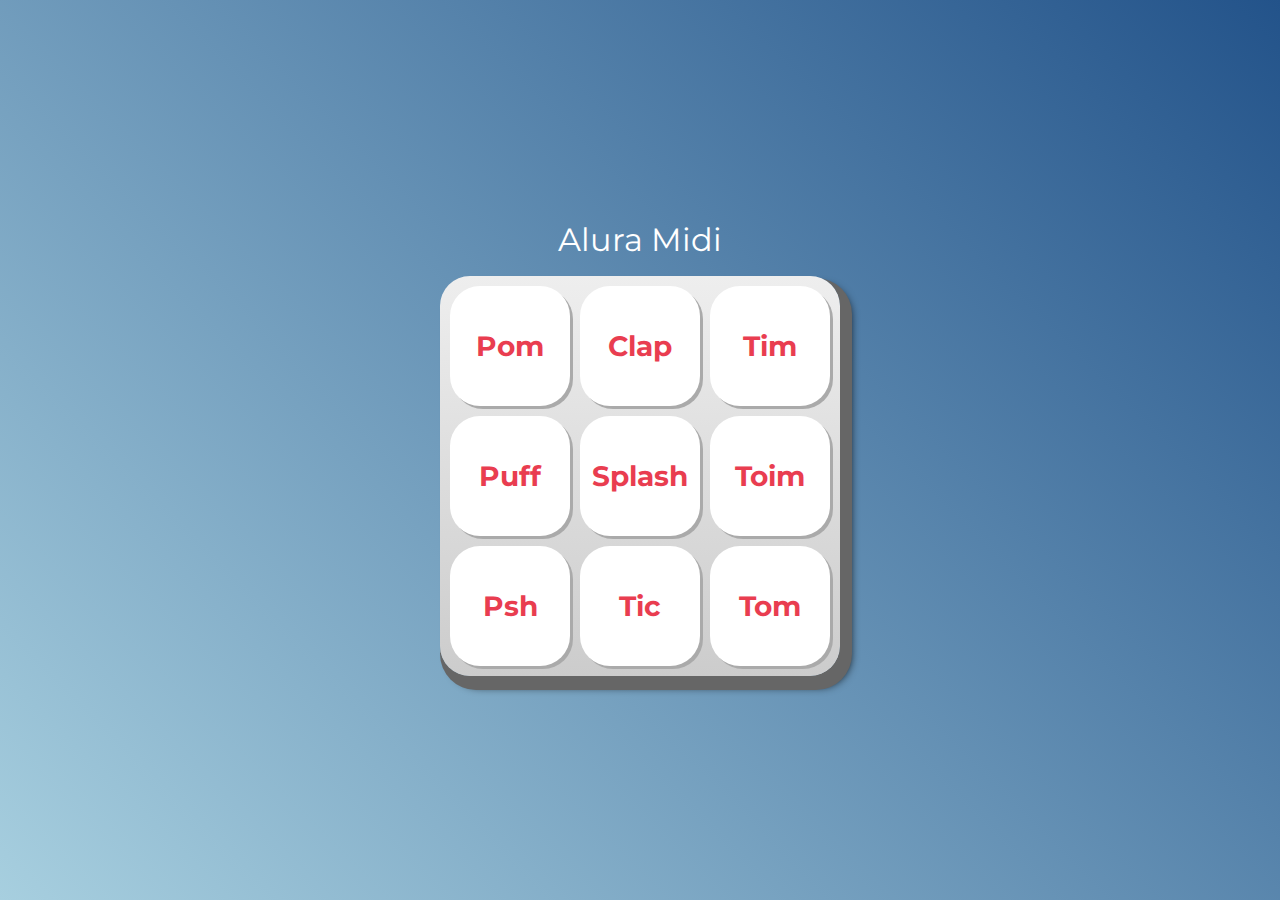
<file: aluramidi/index.html>
<!DOCTYPE html>
<html lang="pt-BR">
<head>
    <meta charset="UTF-8">
    <meta http-equiv="X-UA-Compatible" content="IE=edge">
    <meta name="viewport" content="width=device-width, initial-scale=1.0">

    <title>Alura MIDI</title>

    <link rel="preconnect" href="https://fonts.googleapis.com">
    <link rel="preconnect" href="https://fonts.gstatic.com" crossorigin>
    <link href="https://fonts.googleapis.com/css2?family=Montserrat:wght@500;600&display=swap" rel="stylesheet">

    <link rel="icon" type="image/png" href="images/bateria.png">
    <link rel="stylesheet" href="css/reset.css">
    <link rel="stylesheet" href="css/estilos.css">
    
    
</head>
<body>

    <h1>Alura Midi</h1>

    <section class="teclado">
        <button class="tecla tecla_pom">Pom</button>
        <button class="tecla tecla_clap">Clap</button>
        <button class="tecla tecla_tim">Tim</button>

        <button class="tecla tecla_puff">Puff</button>
        <button class="tecla tecla_splash">Splash</button>
        <button class="tecla tecla_toim">Toim</button>

        <button class="tecla tecla_psh">Psh</button>
        <button class="tecla tecla_tic">Tic</button>
        <button class="tecla tecla_tom">Tom</button>
    </section>

    <audio src="sounds/keyq.wav" id="som_tecla_pom"></audio>
    <audio src="sounds/keyw.wav" id="som_tecla_clap"></audio>
    <audio src="sounds/keye.wav" id="som_tecla_tim"></audio>
    <audio src="sounds/keya.wav" id="som_tecla_puff"></audio>
    <audio src="sounds/keys.wav" id="som_tecla_splash"></audio>
    <audio src="sounds/keyd.wav" id="som_tecla_toim"></audio>
    <audio src="sounds/keyz.wav" id="som_tecla_psh"></audio>
    <audio src="sounds/keyx.wav" id="som_tecla_tic"></audio>
    <audio src="sounds/keyc.wav" id="som_tecla_tom"></audio>

    <script src="main.js"></script>

</body>
</html>
</file>
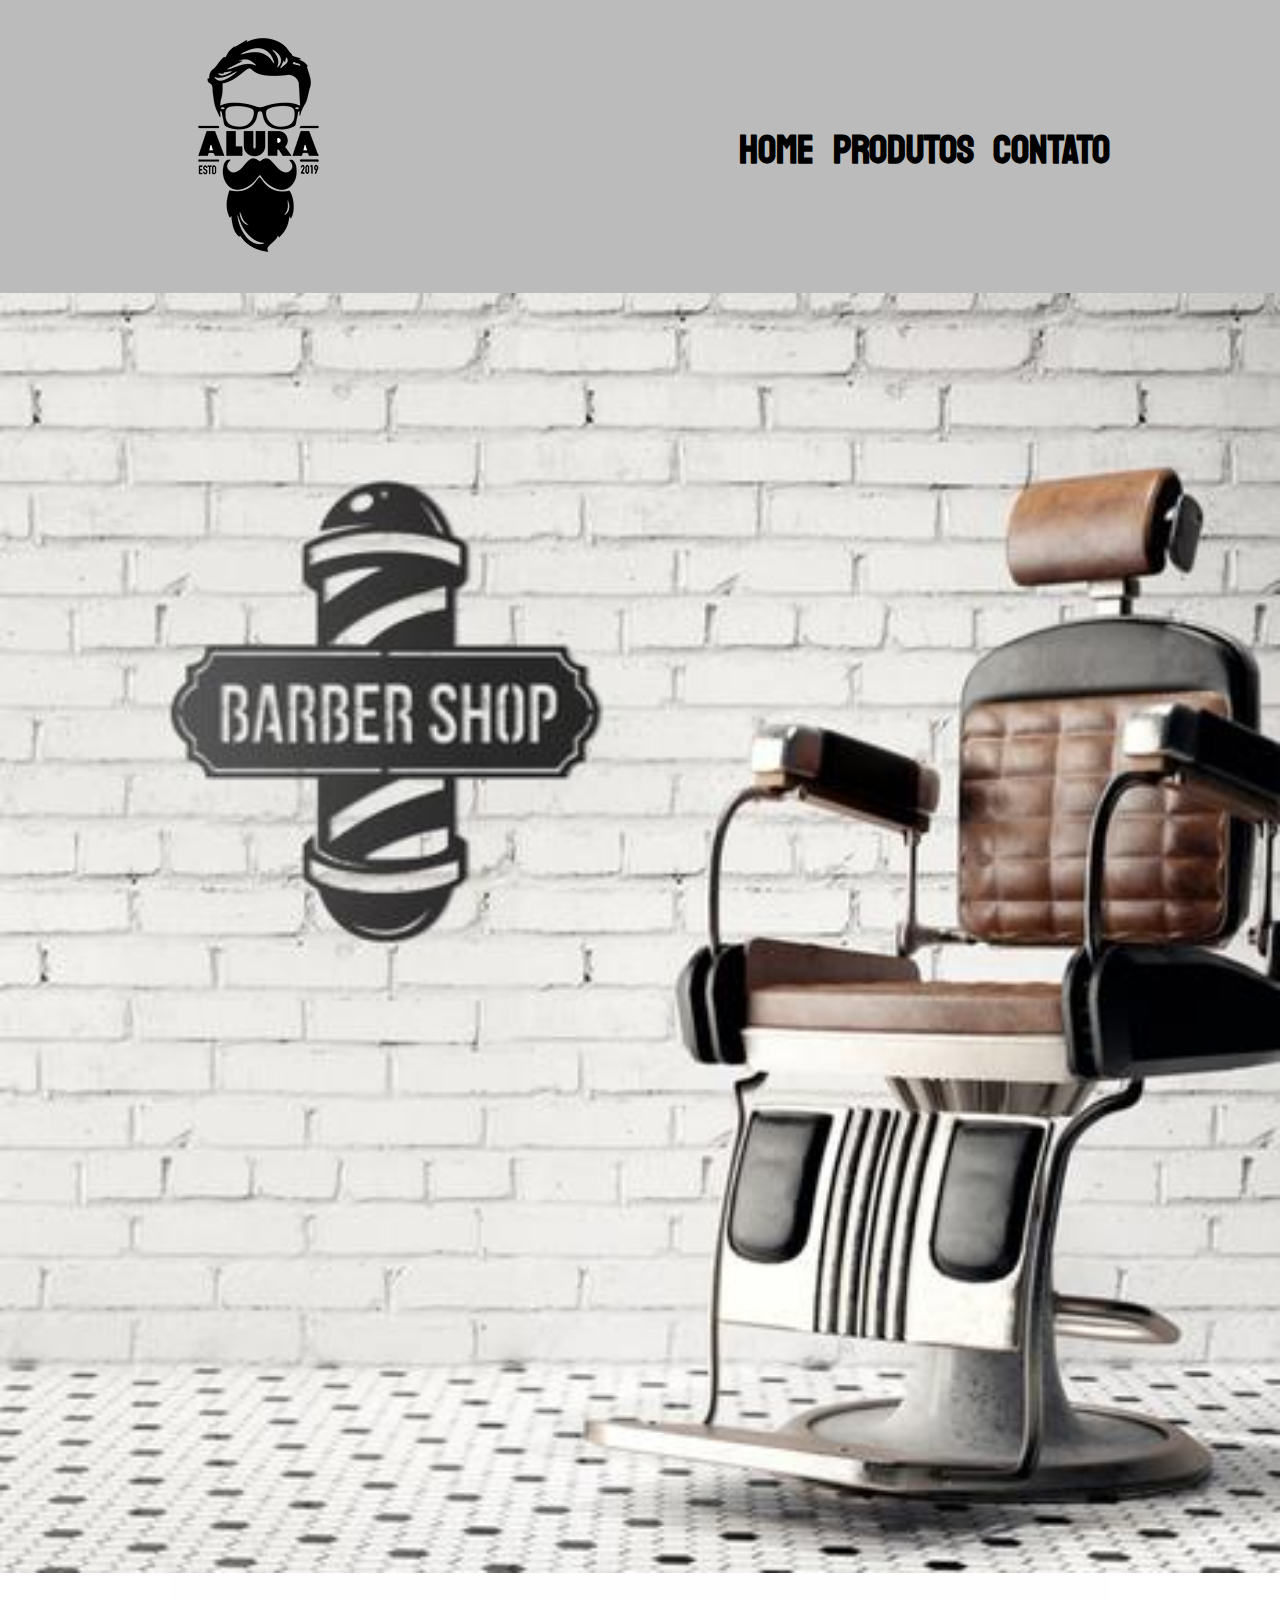
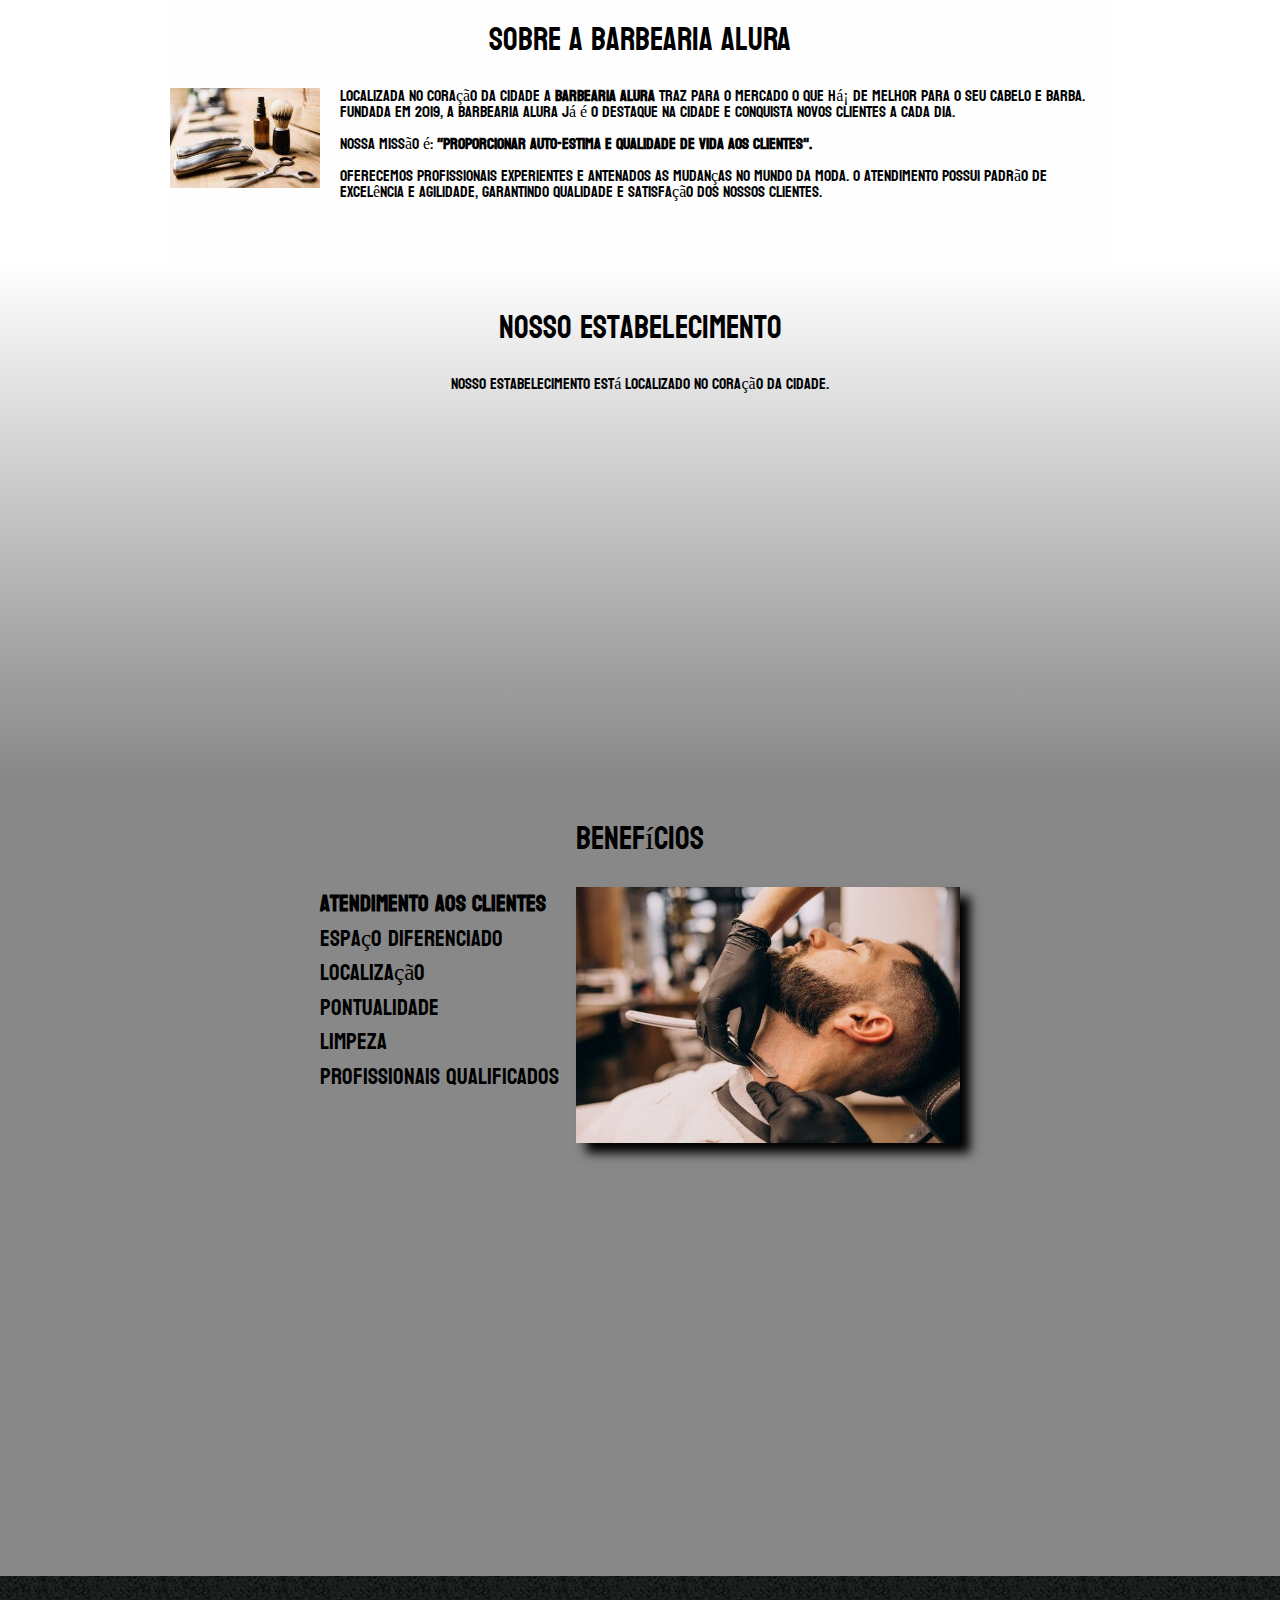
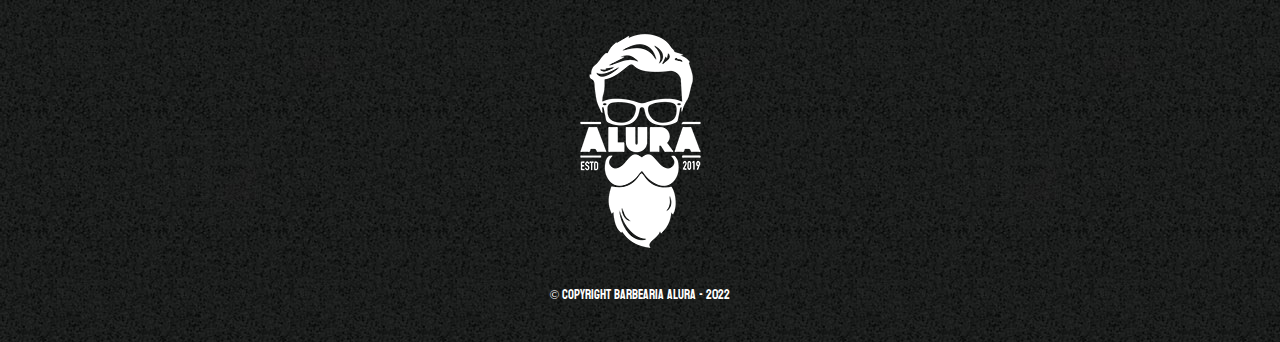
<file: HTML5 e CSS3/index.html>
<!DOCTYPE html>
<html lang="pt-br">
    <head>
        <meta charset="UTF-8">
        <meta name="viewport" content="width=device-width">
        <title>Barbearia Alura</title>
        <link rel="stylesheet" href="reset.css">
        <link rel="stylesheet" href="style.css">
        <link rel="preconnect" href="https://fonts.googleapis.com">
        <link rel="preconnect" href="https://fonts.gstatic.com" crossorigin>
        <link href="https://fonts.googleapis.com/css2?family=Dancing+Script:wght@500;600;700&family=Josefin+Sans:ital,wght@0,100;1,300;1,400&family=Koulen&family=Poppins:wght@100&display=swap" rel="stylesheet">


    </head>
    <body>
        <header>
            <div class="caixa">
                <h1> <img src="logo.png"></h1>
                <nav>
                    <ul>
                        <li><a href="index.html">Home</a></li>
                        <li><a href="produtos.html">Produtos</a></li>
                        <li><a href="contato.html">Contato</a></li>
                    </ul>
                </nav>
            </div>
        </header>
        <img class="banner" src="banner.jpg">

    <main>
        <section class="principal">
            <h2 class="titulo-principal"> Sobre a Barbearia Alura</h2>

            <img class="utensilios" src="materiais.jpg" alt="utensilios de um barbeiro">

            <p>Localizada no coração da cidade a <strong>Barbearia Alura</strong> traz para o mercado o que há¡ de melhor para o seu cabelo e barba.
            Fundada em 2019, a Barbearia Alura já é o destaque na cidade e conquista novos clientes a cada dia.</p>
    
            <p id="missao"><em>Nossa missão é: <strong>"Proporcionar auto-estima e qualidade de vida aos clientes".</strong></em></p>
    
            <p>Oferecemos profissionais experientes e antenados as mudanças no mundo da moda. 
            O atendimento possui padrão de excelência e agilidade, garantindo qualidade e satisfação dos nossos clientes.</p>
        </section>

        <section class="mapa">
            <h3 class="titulo-principal">Nosso Estabelecimento</h3>
            <p>Nosso Estabelecimento está localizado no coração da cidade.</p>
            <div class="mapa-conteudo">
                <iframe src="https://www.google.com/maps/embed?pb=!1m18!1m12!1m3!1d58503.19744076339!2d-46.69824986875001!3d-23.5881948!2m3!1f0!2f0!3f0!3m2!1i1024!2i768!4f13.1!3m3!1m2!1s0x94ce5a2b2ed7f3a1%3A0xab35da2f5ca62674!2sCaelum%20-%20Escola%20de%20Tecnologia!5e0!3m2!1spt-BR!2sbr!4v1652487241675!5m2!1spt-BR!2sbr" width="100%" height="300" style="border:0;" allowfullscreen="" loading="lazy" referrerpolicy="no-referrer-when-downgrade"></iframe>
            </div>
        </section>

        <section class="beneficios">

            <h3 class="titulo-principal">Benefícios</h3>

            <div class="conteudo-beneficios">
                <ul class="lista-beneficios">
                    <li class="itens">Atendimento aos clientes</li>
                    <li class="itens"> Espaço diferenciado</li>
                    <li class="itens"> Localização</li>
                    <li class="itens"> Pontualidade</li>
                    <li class="itens"> Limpeza</li>
                    <li class="itens"> Profissionais Qualificados</li>
                </ul><img src="beneficios.jpg" class="imagem-beneficios">
            
            </div>
                <div class="video">
                <iframe width="560" height="315" src="https://www.youtube.com/embed/wcVVXUV0YUY" title="YouTube video player" frameborder="0" allow="accelerometer; autoplay; clipboard-write; encrypted-media; gyroscope; picture-in-picture" allowfullscreen></iframe></div>

        </section>
    </main>
    <footer>
        <img src="logo-branco.png">
            <p class="copyright">&copy; Copyright Barbearia Alura - 2022</p>
    </footer>

    </body>
</html>
</file>
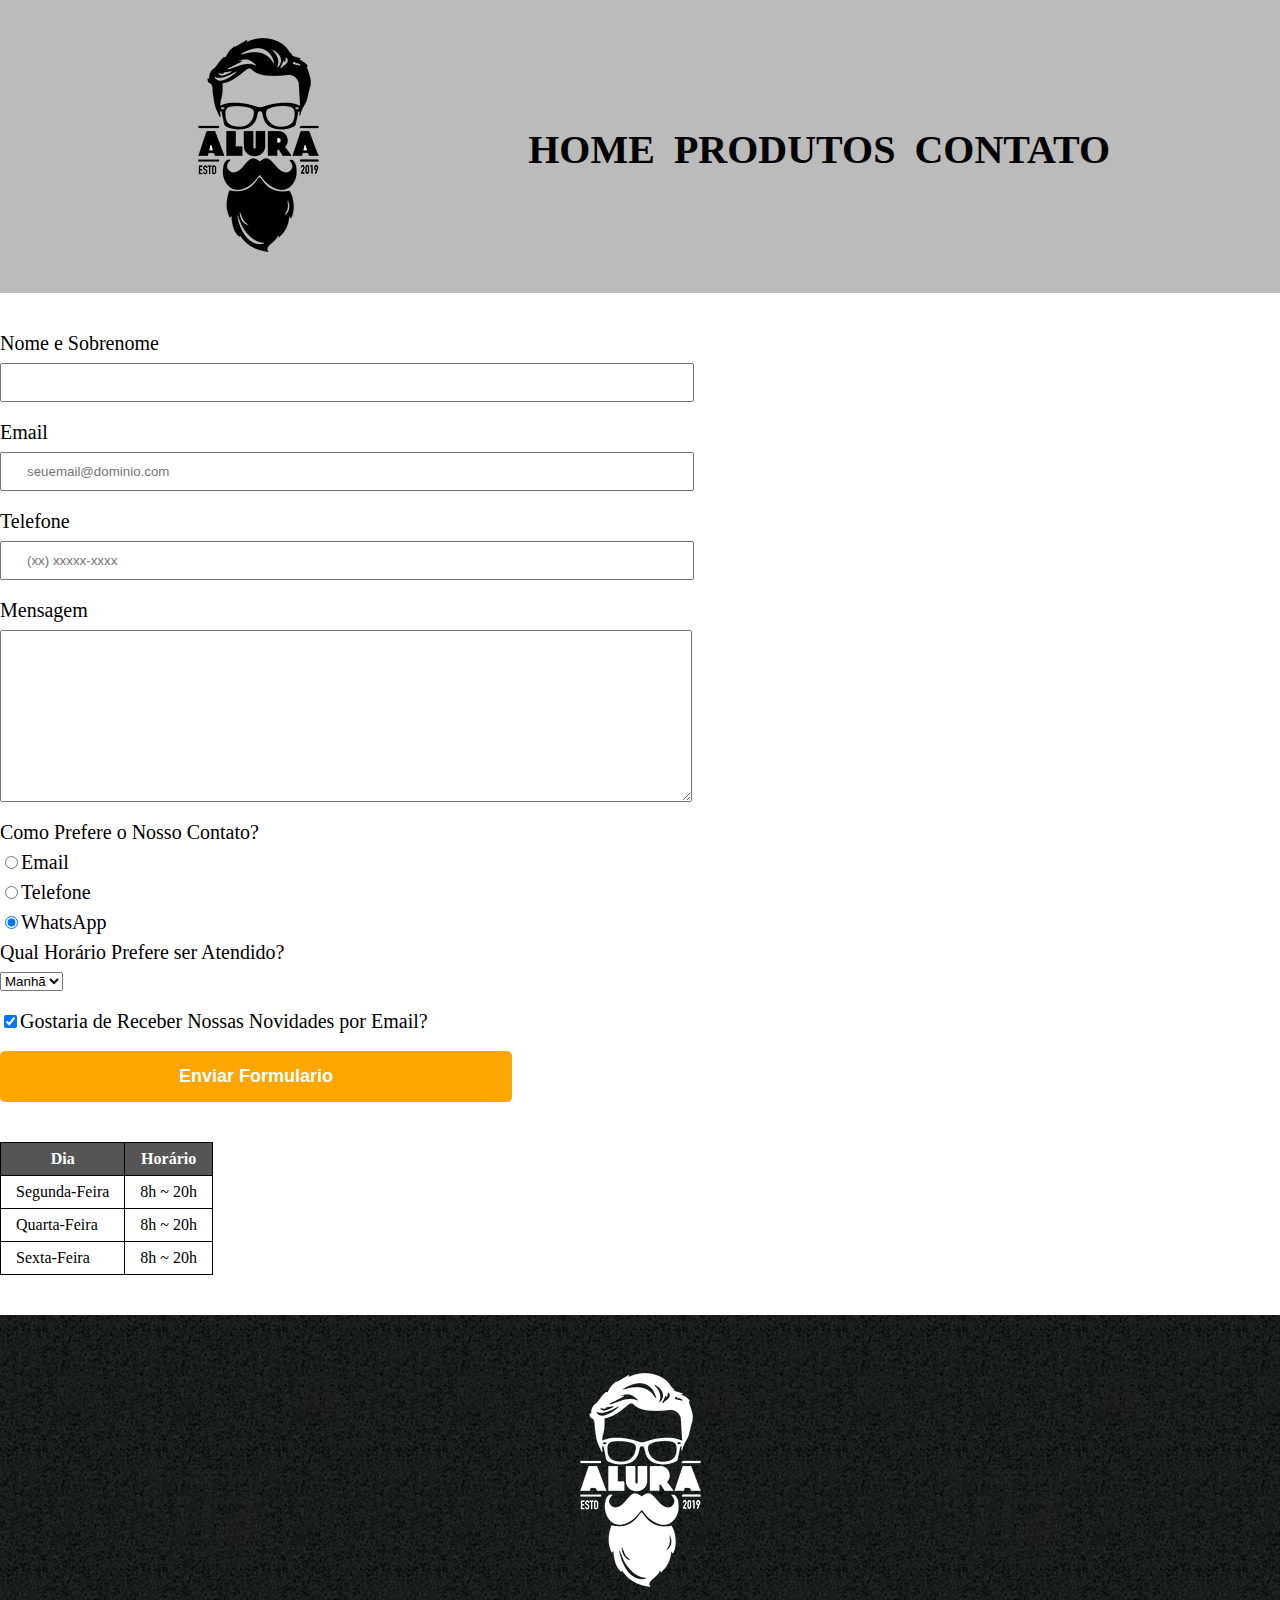
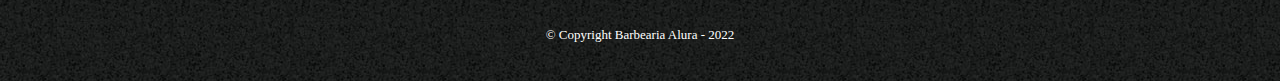
<file: HTML5 e CSS3/contato.html>
<!DOCTYPE html>
<html>
    <head>
        <meta charset="UTF-8">
        <title>Contato - Barbearia Alura</title>

        <link rel="stylesheet" href="reset.css">
        <link rel="stylesheet" href="style.css">

    </head>
    <body>
        <header>
            <div class="caixa">
                <h1> <img src="logo.png" alt="logo da barbearia alura"></h1>
                <nav>
                    <ul>
                        <li><a href="index.html">Home</a></li>
                        <li><a href="produtos.html">Produtos</a></li>
                        <li><a href="contato.html">Contato</a></li>
                    </ul>
                </nav>
            </div>
        </header>

        <main>
            <form>
                <label for="nomesobrenome">Nome e Sobrenome</label>
                <input type="text" id="nomesobrenome" class="input-padrao" required>

                <label for="email">Email</label>
                <input type="email" id="email" class="input-padrao" required placeholder="seuemail@dominio.com">

                <label for="telefone">Telefone</label>
                <input type="tel" id="telefone" class="input-padrao"required placeholder="(xx) xxxxx-xxxx">

                <label for="mensagem">Mensagem</label>
                <textarea cols="70" rows="10" id=""mensagem class="input-padrao" required></textarea>

                <fieldset>
                    <legend>Como Prefere o Nosso Contato?</legend>
                    <label for="radio-email"><input type="radio" name="contato" value="email" id="radio-email">Email</label>
                   
                    <label for="radio-telefone"><input type="radio" name="contato" value="telefone" id="radio-telefone">Telefone</label>
                    
                    <label for="radio-whatsapp"><input type="radio" name="contato" value="whatsapp" id="radio-whatsapp" checked>WhatsApp</label>
                </fieldset>

                <fieldset>
                    <legend>Qual Horário Prefere ser Atendido?</legend>
                    <select>
                        <option>Manhã</option>
                        <option>Tarde</option>
                        <option>Noite</option>
                    </select>
                </fieldset>

                <label class="checkbox"><input type="checkbox" checked>Gostaria de Receber Nossas Novidades por Email?</label>
                
                <input type="submit" value="Enviar Formulario" class="enviar">
                

            </form>

            <table>
                <thead>
                    <tr>
                        <th>Dia</th>
                        <th>Horário</th>
                    </tr>
                </thead>
                <tbody>
                    <tr>
                        <td>Segunda-Feira</td>
                        <td>8h ~ 20h</td>
                    </tr>
                    <tr>
                        <td>Quarta-Feira</td>
                        <td>8h ~ 20h</td>
                    </tr>
                    <tr>
                        <td>Sexta-Feira</td>
                        <td>8h ~ 20h</td>
                    </tr>
            </tbody>  
                
            </table>
        </main>

        <footer>
            <img src="logo-branco.png" alt="logo da barbearia alura">
            <p class="copyright">&copy; Copyright Barbearia Alura - 2022</p>
        </footer>
</html>
</file>
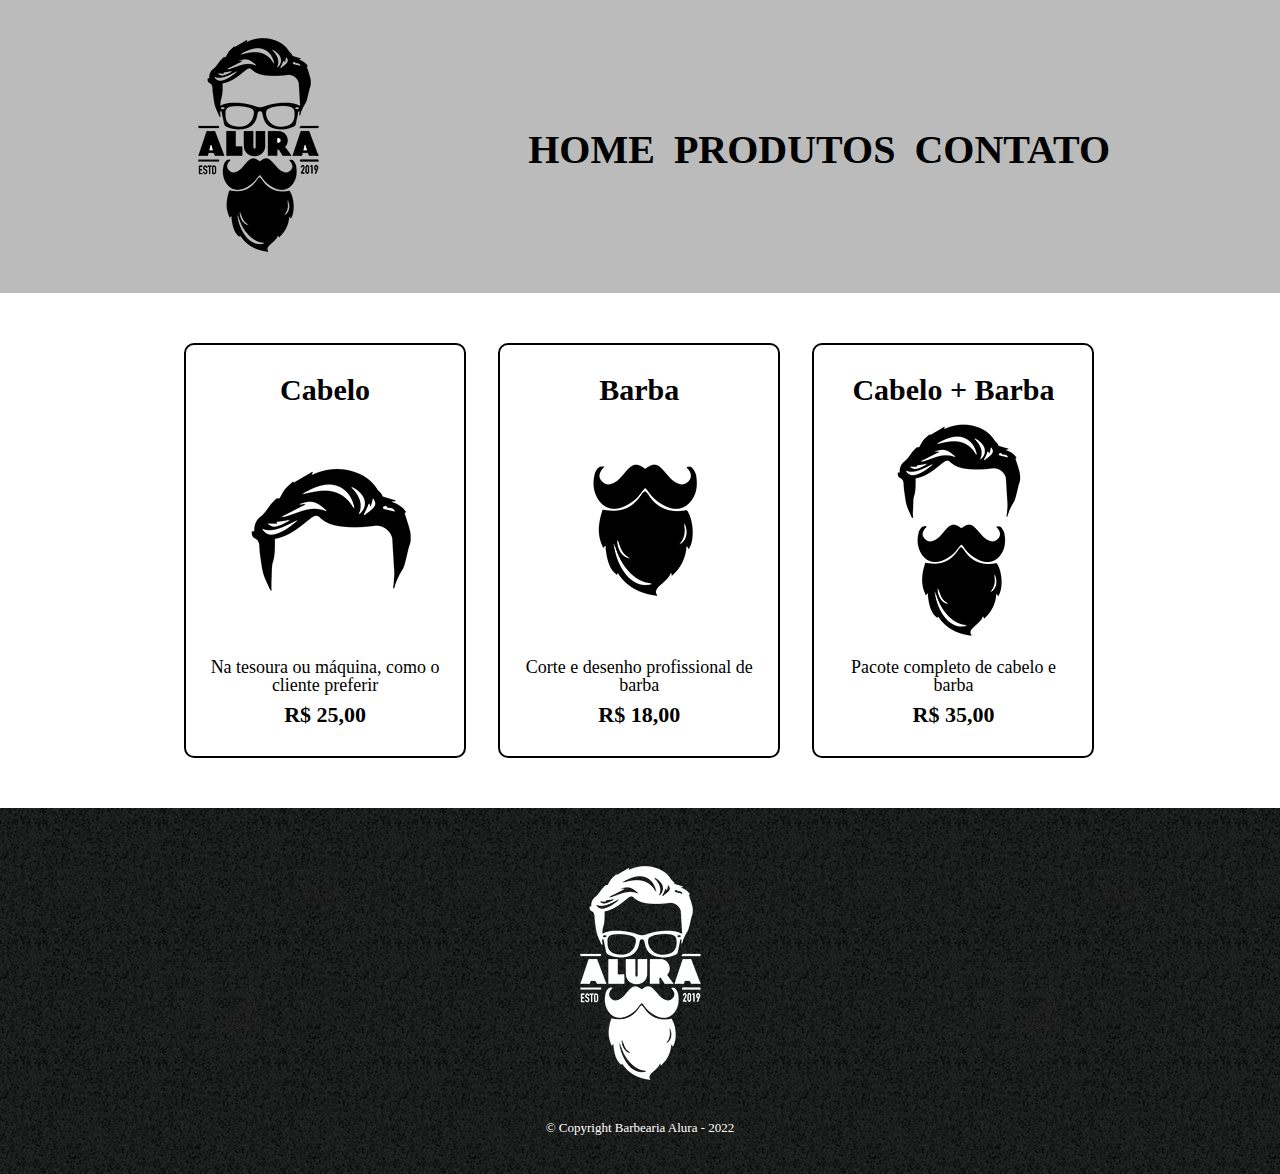
<file: HTML5 e CSS3/produtos.html>
<!DOCTYPE html>
<html>
    <head>
        <meta charset="UTF-8">
        <title>Produtos - Barbearia Alura</title>

        <link rel="stylesheet" href="reset.css">
        <link rel="stylesheet" href="style.css">

    </head>
    <body>
        <header>
            <div class="caixa">
                <h1> <img src="logo.png"></h1>
                <nav>
                    <ul>
                        <li><a href="index.html">Home</a></li>
                        <li><a href="produtos.html">Produtos</a></li>
                        <li><a href="contato.html">Contato</a></li>
                    </ul>
                </nav>
            </div>
        </header>
        <main>
            <ul class="produtos">
                <li>
                    <h2>Cabelo</h2>
                    <img src="cabelo.jpg">
                    <p class="produto-descricao">Na tesoura ou máquina, como o cliente preferir</p>
                    <p class="produto-preco">R$ 25,00</p>
                </li>
                <li>
                    <h2>Barba</h2>
                    <img src="barba.jpg">
                    <p class="produto-descricao">Corte e desenho profissional de barba</p>
                    <p class="produto-preco">R$ 18,00</p>
                </li> 
                <li>
                    <h2>Cabelo + Barba</h2>
                    <img src="cabelo+barba.jpg">
                    <p class="produto-descricao">Pacote completo de cabelo e barba</p>
                    <p class="produto-preco">R$ 35,00</p>
                </li>
            </ul>
        </main>
        
        <footer>
            <img src="logo-branco.png">
            <p class="copyright">&copy; Copyright Barbearia Alura - 2022</p>
        </footer>
</html>
</file>
<file: aluramidi/css/estilos.css>
:root {
  --cinza: #aaa;
  --vermelha: #e93d50;
  --vermelha-escura: #af303f;
  --branca: #fff;
  --luz: rgb(229, 255, 0);
}

body {
  align-items: center;
  background: linear-gradient(45deg, #a7cfdf 0%,#23538a 100%);
  display: flex;
  justify-content: center;
  flex-direction: column;
  font-family: 'Montserrat', sans-serif;
  min-height: 100vh;
}

h1 {
  color: var(--branca);
  margin-bottom: 20px;
  font-size: 2rem;
}

.teclado {
  background: linear-gradient(to bottom, #eeeeee 0%,#cccccc 100%);
  box-shadow: 6px 8px 0 6px #666, 10px 10px 10px #000;
  border-radius: 30px;
  display: grid;
  gap: 10px;
  grid-template-columns: repeat(3, 1fr);
  padding: 10px;
}

.tecla {
  background-color: var(--branca);
  border-radius: 30px;
  box-shadow: 3px 3px 0 var(--cinza);
  color: var(--vermelha);
  cursor: pointer;
  height: 120px;
  font-size: 1.75em;
  font-weight: bold;
  line-height: 120px;
  text-align: center;
  width: 120px;
}

.tecla.ativa,
.tecla:active {
  background-color: var(--vermelha);
  border: 4px solid  var(--vermelha);
  box-shadow: 3px 3px 0 var(--vermelha-escura) inset;
  color: var(--branca);
  outline: none;
}

.tecla.focus,
.tecla:focus {
  outline: none;
  box-shadow: 1px 1px 10px var(--luz);
}

.tecla.active:focus,
.tecla:active:focus {
  box-shadow: 3px 3px 0 var(--vermelha-escura) inset, 1px 1px 10px var(--luz);
}
</file>
<file: HTML5 e CSS3/style.css>
body {
    font-family: 'Koulen', cursive;
}

header {
    background: #BBBBBB;
    padding: 20px 0;
}
.caixa {
    position: relative;
    width: 940px;
    margin: 0 auto;
}
nav {
    position: absolute;
    top: 110px;
    right: 0;
} 
nav li {
    display: inline;
    margin: 0 0 0 15px;
}
nav a {
    text-transform: uppercase;
    color: #000000;
    font-weight: bold;
    font-size: 40px;
    text-decoration: none;
}
nav a:hover {
    color: #C78C19;
    text-decoration: underline;
}

.produtos {
    width: 940px;
    margin: 0 auto;
    padding: 50px 0;

}
.produtos li{
    display: inline-block;
    text-align: center;
    width: 30%;
    vertical-align: top;
    margin: 0 1.5%;
    padding: 30px 20px;
    box-sizing: border-box;
    border: 2px solid #000000;
    border-radius: 10px;
}
.produtos li:hover {
    border-color: #C78C19;
}
.produtos li:active {
    border-color: #088c19;
}

.produtos li:hover h2 {
    font-size: 40px;
}

.produtos h2 {
    font-size: 30px;
    font-weight: bold;
}
.produto-descricao {
    font-size: 18px;
}

.produto-preco {
    font-size: 22px;
    font-weight: bold;
    margin: 10px 0 0;
    margin-top: 10px;
}
footer {
    text-align: center;
    background: url("bg.jpg");
    padding: 40px 0;
}

.copyright {
    color: #FFFFFF;
    font-size: 13px;
    margin: 20px 0 0;
}
form {
    margin: 40px 0;
}
form label, form legend {
    display:block;
    font-size: 20px;
    margin: 0 0 10px;
}
.input-padrao {
    display: block;
    margin: 0 0 20px;
    padding: 10px 25px;
    width: 50%;
}
 
.checkbox {
    margin: 20px 0 ;
}
.enviar {
    width: 40%;
    padding: 15px 0;
    background: orange;
    color:#FFFFFF;
    font-weight: bold;
    font-size: 18px;
    border: none;
    border-radius: 5px;
    transition: 1s all;
    cursor: pointer;
}
.enviar:hover {
    background: darkorange;
    transform: scale(1.2);
}
table {
    margin: 20px 0 40px;
}
thead {
    background: #555555;
    color: white;
    font-weight: bold;
}
td, th {
    border: 1px solid #000000;
    padding: 8px 15px;
}

/* css da pagina inicial */
.banner {
    width: 100%;
}

.titulo-principal {
    text-align: center;
    font-size: 2em;
    margin: 0 0 1em;
    clear: left;
}
.principal {
    padding: 3em 0;
    background: #FEFEFE;
    width: 940px;
    margin: 0 auto;
}

.principal p{
    margin: 0 0 1em;
}
.principal strong {
    font-weight: bold;
}
.principal em {
    font-size: italic;   
}
.utensilios {
    width: 150px;
    float: left;
    margin: 0 20px 20px 0;
}
.beneficios {
    padding: 3em 0;
    background: #888888; 
}
.conteudo-beneficios {
    width: 640px;
    margin: 0 auto;
}
.lista-beneficios {
    width: 40%;
    display: inline-block;
    vertical-align: top;
    font-size: 23px;
}
.itens {
    line-height: 1.5;
}
.itens:first-child {
    font-weight: bold;
}
.imagem-beneficios {
    width: 60%;
    opacity: 1;
    transition: 400ms;
    box-shadow: 10px 10px 10px #000000;
}
.imagem-beneficios:hover {
    opacity: 0.3;
}
.mapa {
    padding: 3em 0;
    background: linear-gradient(#FEFEFE, #888888);
}
.mapa-conteudo {
    width: 940px;
    margin: 0 auto;
}
.mapa p {
    margin: 0 0 2em;
    text-align: center;
}
.video {
    width: 560px;
    margin: 2em auto;
}

@media screen and (max-width: 480px){
    .caixa, .principal, .conteudo-beneficios, .mapa-conteudo, .video {
        width: auto;
    }

    h1 {
        text-align: center;
    }
    nav {
        position: static;
    }
    .lista-beneficios, .imagem-beneficios {
        width: 100%;

    }

}
</file>
